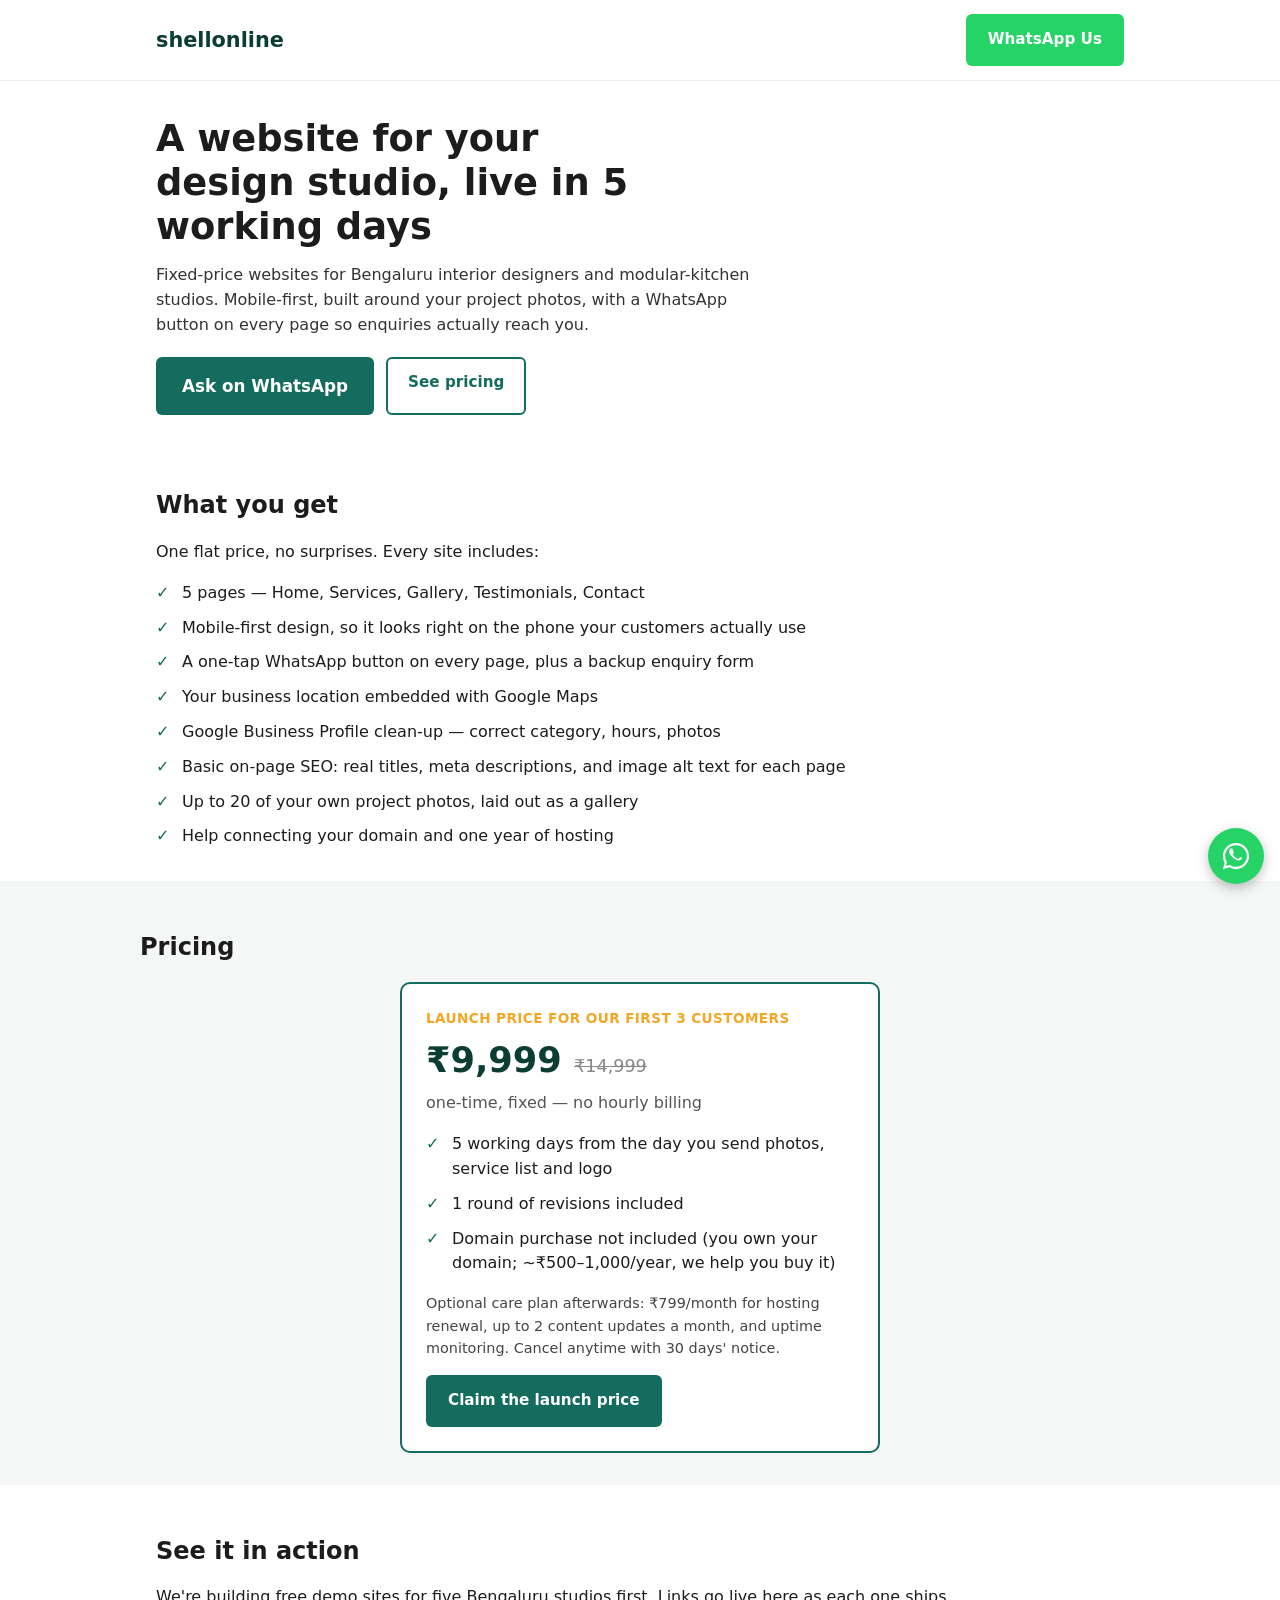
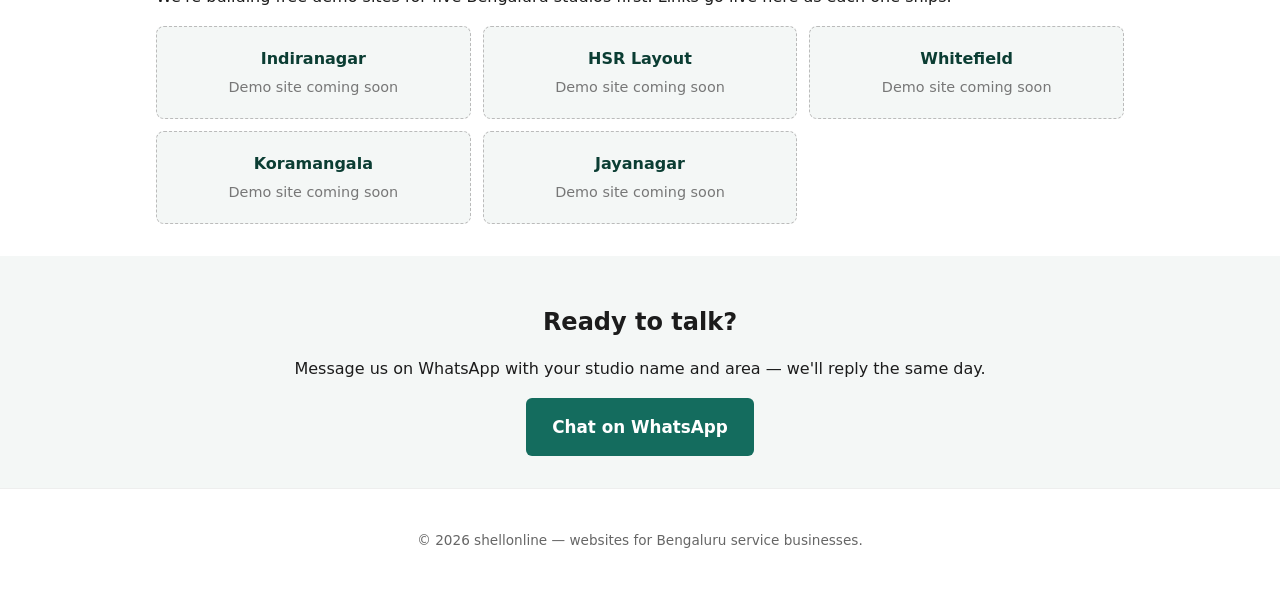
<file: docs/index.html>
<!DOCTYPE html>
<html lang="en">
<head>
<meta charset="UTF-8">
<meta name="viewport" content="width=device-width, initial-scale=1">
<title>shellonline | Fixed-Price Websites for Bengaluru Interior Designers</title>
<meta name="description" content="shellonline builds fixed-price, mobile-first websites for Bengaluru interior designers and modular-kitchen studios. 5 pages, WhatsApp button, Google Maps, live in 5 working days from ₹9,999.">
<link rel="stylesheet" href="style.css">
</head>
<body>
<a class="skip-link" href="#main">Skip to content</a>
<header class="site-header">
  <div class="header-inner">
    <a class="logo" href="#main">shellonline</a>
    <a class="btn btn-whatsapp nav-whatsapp" target="_blank" rel="noopener" href="https://wa.me/919846894685?text=Hi%2C%20I%27d%20like%20a%20website%20for%20my%20studio">WhatsApp Us</a>
  </div>
</header>

<main id="main">
  <section class="hero">
    <div class="hero-text">
      <h1>A website for your design studio, live in 5 working days</h1>
      <p class="hero-sub">Fixed-price websites for Bengaluru interior designers and modular-kitchen studios. Mobile-first, built around your project photos, with a WhatsApp button on every page so enquiries actually reach you.</p>
      <div class="hero-actions">
        <a class="btn btn-primary btn-large" target="_blank" rel="noopener" href="https://wa.me/919846894685?text=Hi%2C%20I%27d%20like%20a%20website%20for%20my%20studio">Ask on WhatsApp</a>
        <a class="btn btn-outline" href="#pricing">See pricing</a>
      </div>
    </div>
  </section>

  <section class="section" id="what-we-do">
    <h2>What you get</h2>
    <p>One flat price, no surprises. Every site includes:</p>
    <ul class="check-list">
      <li>5 pages — Home, Services, Gallery, Testimonials, Contact</li>
      <li>Mobile-first design, so it looks right on the phone your customers actually use</li>
      <li>A one-tap WhatsApp button on every page, plus a backup enquiry form</li>
      <li>Your business location embedded with Google Maps</li>
      <li>Google Business Profile clean-up — correct category, hours, photos</li>
      <li>Basic on-page SEO: real titles, meta descriptions, and image alt text for each page</li>
      <li>Up to 20 of your own project photos, laid out as a gallery</li>
      <li>Help connecting your domain and one year of hosting</li>
    </ul>
  </section>

  <section class="section section-alt" id="pricing">
    <h2>Pricing</h2>
    <div class="price-card">
      <p class="price-launch">Launch price for our first 3 customers</p>
      <p class="price-amount">&#8377;9,999 <span class="price-strike">&#8377;14,999</span></p>
      <p class="price-note">one-time, fixed — no hourly billing</p>
      <ul class="check-list">
        <li>5 working days from the day you send photos, service list and logo</li>
        <li>1 round of revisions included</li>
        <li>Domain purchase not included (you own your domain; ~&#8377;500&ndash;1,000/year, we help you buy it)</li>
      </ul>
      <p class="price-care">Optional care plan afterwards: &#8377;799/month for hosting renewal, up to 2 content updates a month, and uptime monitoring. Cancel anytime with 30 days' notice.</p>
      <a class="btn btn-primary" target="_blank" rel="noopener" href="https://wa.me/919846894685?text=Hi%2C%20I%27d%20like%20a%20website%20for%20my%20studio">Claim the launch price</a>
    </div>
  </section>

  <section class="section" id="demos">
    <h2>See it in action</h2>
    <p>We're building free demo sites for five Bengaluru studios first. Links go live here as each one ships.</p>
    <div class="demo-grid">
      <div class="demo-card demo-pending"><p class="demo-area">Indiranagar</p><p class="demo-status">Demo site coming soon</p></div>
      <div class="demo-card demo-pending"><p class="demo-area">HSR Layout</p><p class="demo-status">Demo site coming soon</p></div>
      <div class="demo-card demo-pending"><p class="demo-area">Whitefield</p><p class="demo-status">Demo site coming soon</p></div>
      <div class="demo-card demo-pending"><p class="demo-area">Koramangala</p><p class="demo-status">Demo site coming soon</p></div>
      <div class="demo-card demo-pending"><p class="demo-area">Jayanagar</p><p class="demo-status">Demo site coming soon</p></div>
    </div>
  </section>

  <section class="section section-alt cta-band" id="contact">
    <h2>Ready to talk?</h2>
    <p>Message us on WhatsApp with your studio name and area — we'll reply the same day.</p>
    <a class="btn btn-primary btn-large" target="_blank" rel="noopener" href="https://wa.me/919846894685?text=Hi%2C%20I%27d%20like%20a%20website%20for%20my%20studio">Chat on WhatsApp</a>
  </section>
</main>

<footer class="site-footer">
  <p>&copy; <span id="year">2026</span> shellonline &mdash; websites for Bengaluru service businesses.</p>
</footer>
<a class="whatsapp-fab" target="_blank" rel="noopener" aria-label="Chat on WhatsApp" href="https://wa.me/919846894685?text=Hi%2C%20I%27d%20like%20a%20website%20for%20my%20studio">
  <svg viewBox="0 0 32 32" aria-hidden="true" focusable="false"><path fill="currentColor" d="M16 2C8.3 2 2 8.3 2 16c0 2.6.7 5 1.9 7.1L2 30l7.1-1.9C11.1 29.3 13.5 30 16 30c7.7 0 14-6.3 14-14S23.7 2 16 2zm0 25.5c-2.2 0-4.3-.6-6.1-1.7l-.4-.3-4.2 1.1 1.1-4.1-.3-.4C5 20.2 4.4 18.2 4.4 16 4.4 9.6 9.6 4.4 16 4.4S27.6 9.6 27.6 16 22.4 27.5 16 27.5zm7.6-8.9c-.4-.2-2.4-1.2-2.8-1.3-.4-.1-.6-.2-.9.2s-1 1.3-1.2 1.5-.4.3-.8.1c-.4-.2-1.7-.6-3.1-2-1.2-1-1.9-2.3-2.2-2.7-.2-.4 0-.6.2-.8.2-.2.4-.4.5-.6.2-.2.2-.4.3-.6.1-.2.1-.5 0-.7-.1-.2-.9-2.2-1.2-3-.3-.8-.6-.7-.9-.7h-.7c-.2 0-.6.1-.9.4-.3.3-1.2 1.1-1.2 2.8s1.2 3.3 1.4 3.5c.2.2 2.4 3.7 5.9 5.1.8.3 1.4.6 1.9.7.8.3 1.5.2 2.1.1.6-.1 2-.8 2.2-1.6.3-.8.3-1.4.2-1.6-.1-.1-.3-.2-.6-.4z"/></svg>
</a>
</body>
</html>
</file>
<file: docs/style.css>
/* shellonline shopfront — mobile-first, no web fonts (system stack only). */
:root {
  --color-primary: #146c5e;
  --color-secondary: #0b3d33;
  --color-accent: #f5a623;
  --color-text: #1c1c1c;
  --color-bg: #ffffff;
  --color-bg-alt: #f4f7f6;
  --font-heading: system-ui, -apple-system, 'Segoe UI', Roboto, sans-serif;
  --font-body: system-ui, -apple-system, 'Segoe UI', Roboto, sans-serif;
}
*, *::before, *::after { box-sizing: border-box; }
body { margin: 0; font-family: var(--font-body); color: var(--color-text); background: var(--color-bg); line-height: 1.55; }
h1, h2 { font-family: var(--font-heading); line-height: 1.2; }
a { color: var(--color-primary); }

.skip-link { position: absolute; left: -999px; top: 0; background: #fff; padding: 8px 12px; z-index: 100; }
.skip-link:focus { left: 8px; top: 8px; }

.site-header { border-bottom: 1px solid #eee; position: sticky; top: 0; background: #fff; z-index: 20; }
.header-inner { max-width: 1000px; margin: 0 auto; padding: 14px 16px; display: flex; align-items: center; justify-content: space-between; }
.logo { font-family: var(--font-heading); font-weight: 800; font-size: 1.3rem; color: var(--color-secondary); text-decoration: none; }

.btn { display: inline-block; padding: 12px 20px; border-radius: 6px; text-decoration: none; font-weight: 600; font-size: 0.95rem; border: 2px solid transparent; }
.btn-primary { background: var(--color-primary); color: #fff; }
.btn-outline { background: transparent; border-color: var(--color-primary); color: var(--color-primary); }
.btn-whatsapp { background: #25D366; color: #fff; }
.btn-large { font-size: 1.05rem; padding: 14px 24px; }

.whatsapp-fab {
  position: fixed; right: 16px; bottom: 16px; width: 56px; height: 56px; border-radius: 50%;
  background: #25D366; color: #fff; display: flex; align-items: center; justify-content: center;
  box-shadow: 0 4px 12px rgba(0,0,0,0.25); z-index: 30;
}
.whatsapp-fab svg { width: 30px; height: 30px; }

.hero { max-width: 1000px; margin: 0 auto; padding: 36px 16px 24px; }
.hero h1 { font-size: 1.6rem; margin: 0 0 14px; }
.hero-sub { margin: 0 0 20px; color: #333; }
.hero-actions { display: flex; flex-direction: column; gap: 12px; }
@media (min-width: 700px) {
  .hero h1 { font-size: 2.3rem; max-width: 20ch; }
  .hero-sub { max-width: 60ch; }
  .hero-actions { flex-direction: row; }
}

.section { max-width: 1000px; margin: 0 auto; padding: 32px 16px; }
.section-alt { background: var(--color-bg-alt); max-width: none; }
.section-alt > * { max-width: 1000px; margin-left: auto; margin-right: auto; }
.cta-band { text-align: center; }

.check-list { list-style: none; padding: 0; margin: 0; display: grid; gap: 10px; }
.check-list li { padding-left: 26px; position: relative; }
.check-list li::before { content: "✓"; position: absolute; left: 0; color: var(--color-primary); font-weight: 700; }

.price-card { background: #fff; border: 2px solid var(--color-primary); border-radius: 10px; padding: 24px; max-width: 480px; }
.price-launch { font-weight: 700; color: var(--color-accent); margin: 0 0 4px; text-transform: uppercase; font-size: 0.85rem; letter-spacing: 0.03em; }
.price-amount { font-size: 2.2rem; font-weight: 800; color: var(--color-secondary); margin: 0 0 4px; }
.price-strike { font-size: 1.1rem; color: #888; text-decoration: line-through; font-weight: 500; }
.price-note { color: #555; margin: 0 0 16px; }
.price-care { font-size: 0.9rem; color: #444; margin: 16px 0; }

.demo-grid { display: grid; grid-template-columns: 1fr; gap: 12px; margin-top: 16px; }
.demo-card { background: var(--color-bg-alt); border: 1px dashed #bbb; border-radius: 8px; padding: 20px; text-align: center; }
.demo-area { font-weight: 700; margin: 0 0 4px; color: var(--color-secondary); }
.demo-status { margin: 0; color: #777; font-size: 0.9rem; }
@media (min-width: 700px) { .demo-grid { grid-template-columns: repeat(3, 1fr); } }

.site-footer { text-align: center; padding: 28px 16px; color: #666; font-size: 0.85rem; border-top: 1px solid #eee; }
</file>
